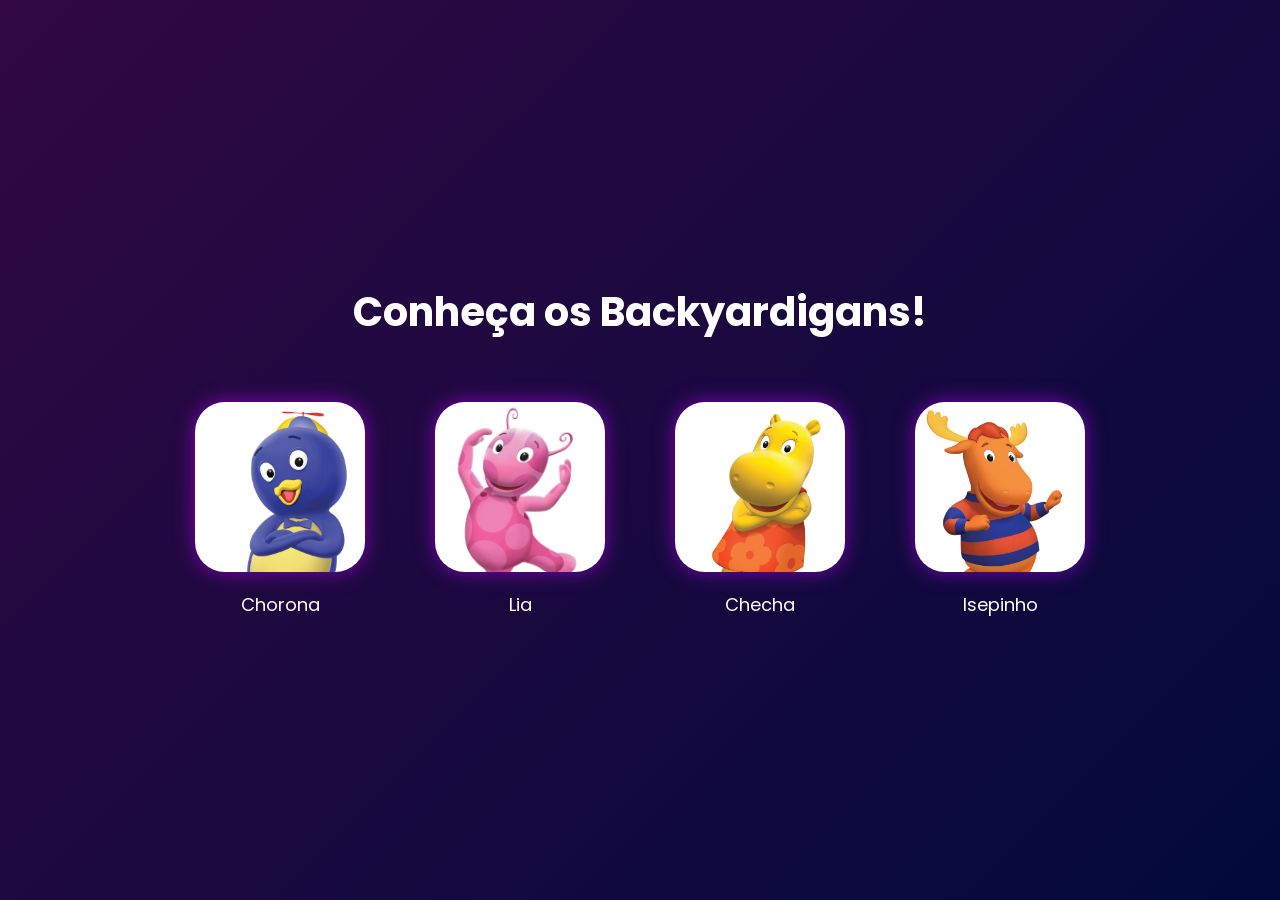
<file: index.html>
<!DOCTYPE html>
<html lang="en">
<head>
    <meta charset="UTF-8">
    <meta name="viewport" content="width=device-width, initial-scale=1.0">
    <title>Document</title>
    <link rel="stylesheet" href="style.css">
</head>
<body>
    <h1>Conheça os Backyardigans!</h1>  
    <section class="cards">
        <div id="rapha">
            <a href="html/rapha.html"><img src="img/pablo.jpg" alt="chorona"></a>
            <p>Chorona</p>
        </div>
        <div id="aline">
            <a href="html/aline.html"><img src="img/uniqua.jpg" alt="lia"></a>
            <p>Lia</p>
        </div>
        <div id="ana">
            <a href="html/ana.html"><img src="img/tasha.jpg" alt="checha"></a>
            <p>Checha</p>
        </div>
        <div id="nicolas">
            <a href="html/nicolas.html"><img src="img/tairone.jpg" alt="isepinho"></a>
            <p>Isepinho</p>
        </div>
    </section>
</body>
</html>
</file>
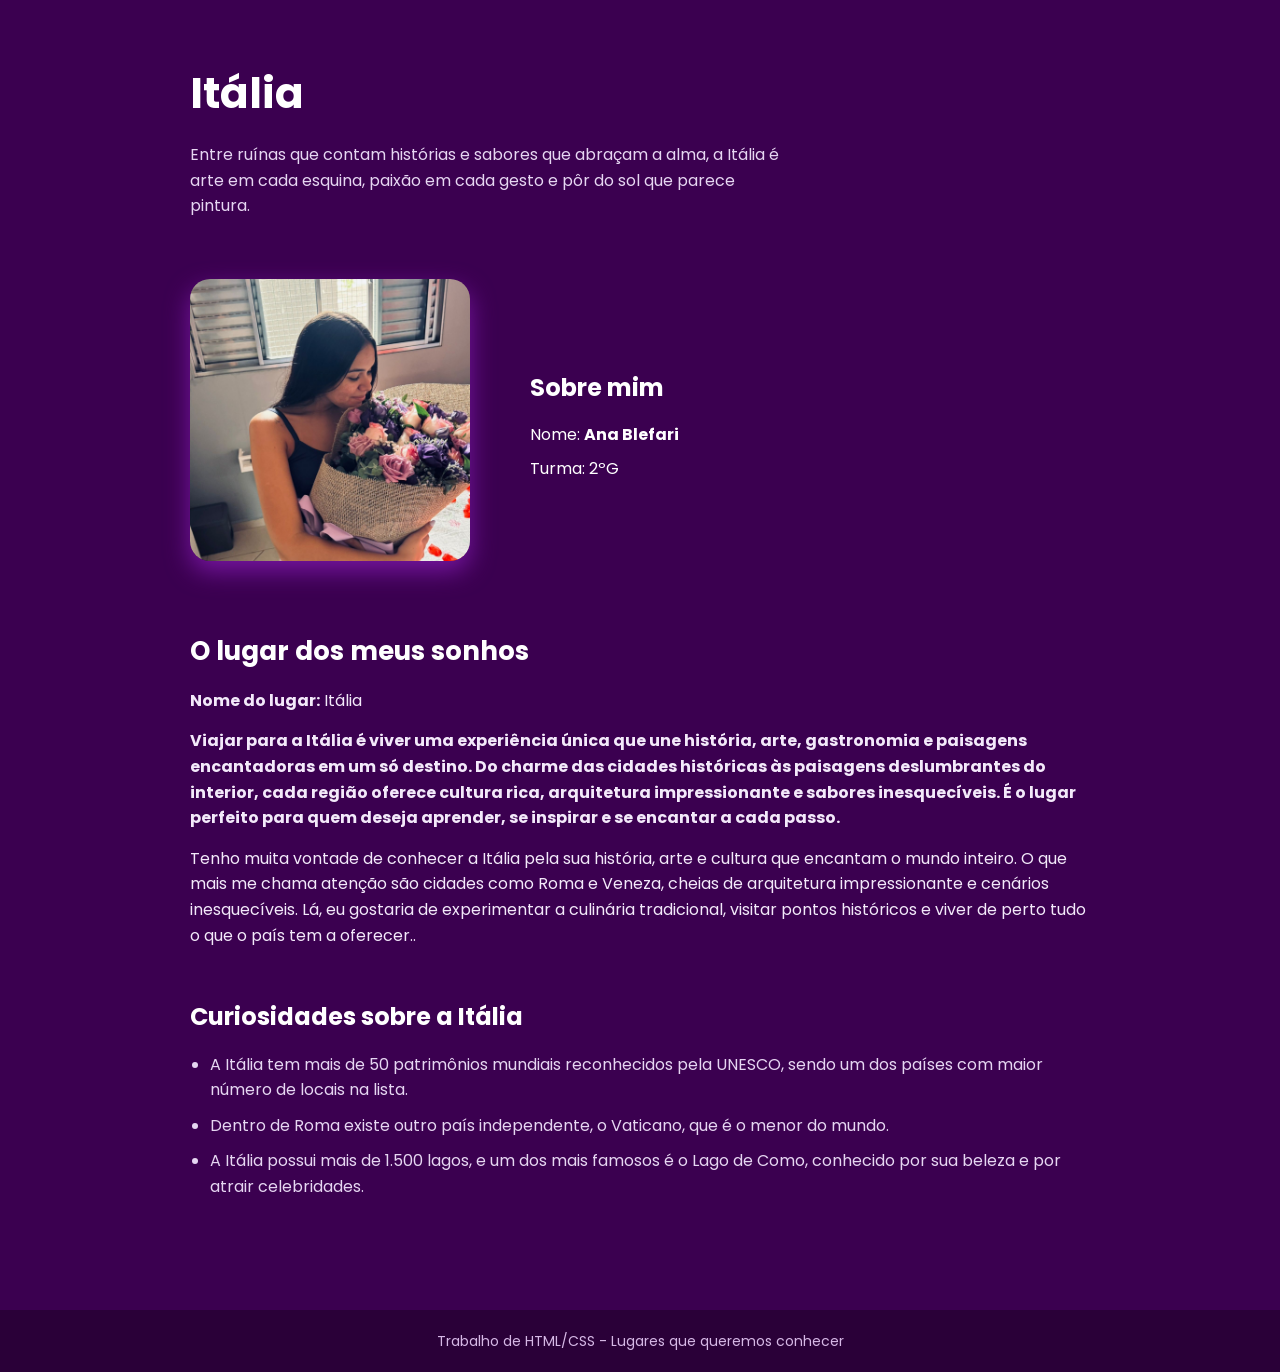
<file: ana.html>
<!DOCTYPE html>
<html lang="pt-BR">

<head>
    <meta charset="UTF-8">
    <title>Lugar que quero conhecer</title>
    <link rel="stylesheet" href="ana.css">
</head>

<body>

    <header>
        <h1>Itália</h1>
        <p>Entre ruínas que contam histórias e sabores que abraçam a alma, a Itália é arte em cada esquina, paixão em
            cada gesto e pôr do sol que parece pintura.</p>
    </header>

    <main>
        <section id="foto">
            <img src="img/euuu.jpeg" alt="foto minha">
        </section>

        <section id="aluno">
            <h2>Sobre mim</h2>
            <p>Nome: <strong>Ana Blefari</strong></p>
            <p>Turma: 2ºG</p>
        </section>

        <section id="lugar">
            <h2>O lugar dos meus sonhos</h2>
            <p><strong>Nome do lugar:</strong> Itália</p>
            <p><strong>Viajar para a Itália é viver uma experiência única que une história, arte, gastronomia e
                    paisagens encantadoras em um só destino. Do charme das cidades históricas às paisagens deslumbrantes
                    do interior, cada região oferece cultura rica, arquitetura impressionante e sabores inesquecíveis. É
                    o lugar perfeito para quem deseja aprender, se inspirar e se encantar a cada passo.</strong></p>
            <p>
                Tenho muita vontade de conhecer a Itália pela sua história, arte e cultura que encantam o mundo inteiro.
                O que mais me chama atenção são cidades como Roma e Veneza, cheias de arquitetura impressionante e
                cenários inesquecíveis. Lá, eu gostaria de experimentar a culinária tradicional, visitar pontos
                históricos e viver de perto tudo o que o país tem a oferecer..
            </p>
        </section>
        <section id="curiosidades">
            <h2>Curiosidades sobre a Itália</h2>
            <ul>
                <li>A Itália tem mais de 50 patrimônios mundiais reconhecidos pela UNESCO, sendo um dos países com maior
                    número de locais na lista.</li>
                <li>Dentro de Roma existe outro país independente, o Vaticano, que é o menor do mundo.</li>
                <li>A Itália possui mais de 1.500 lagos, e um dos mais famosos é o Lago de Como, conhecido por sua
                    beleza e por atrair celebridades.</li>
            </ul>
        </section>
    </main>

    <footer>
        <p>Trabalho de HTML/CSS - Lugares que queremos conhecer</p>
    </footer>

</body>

</html>
</file>
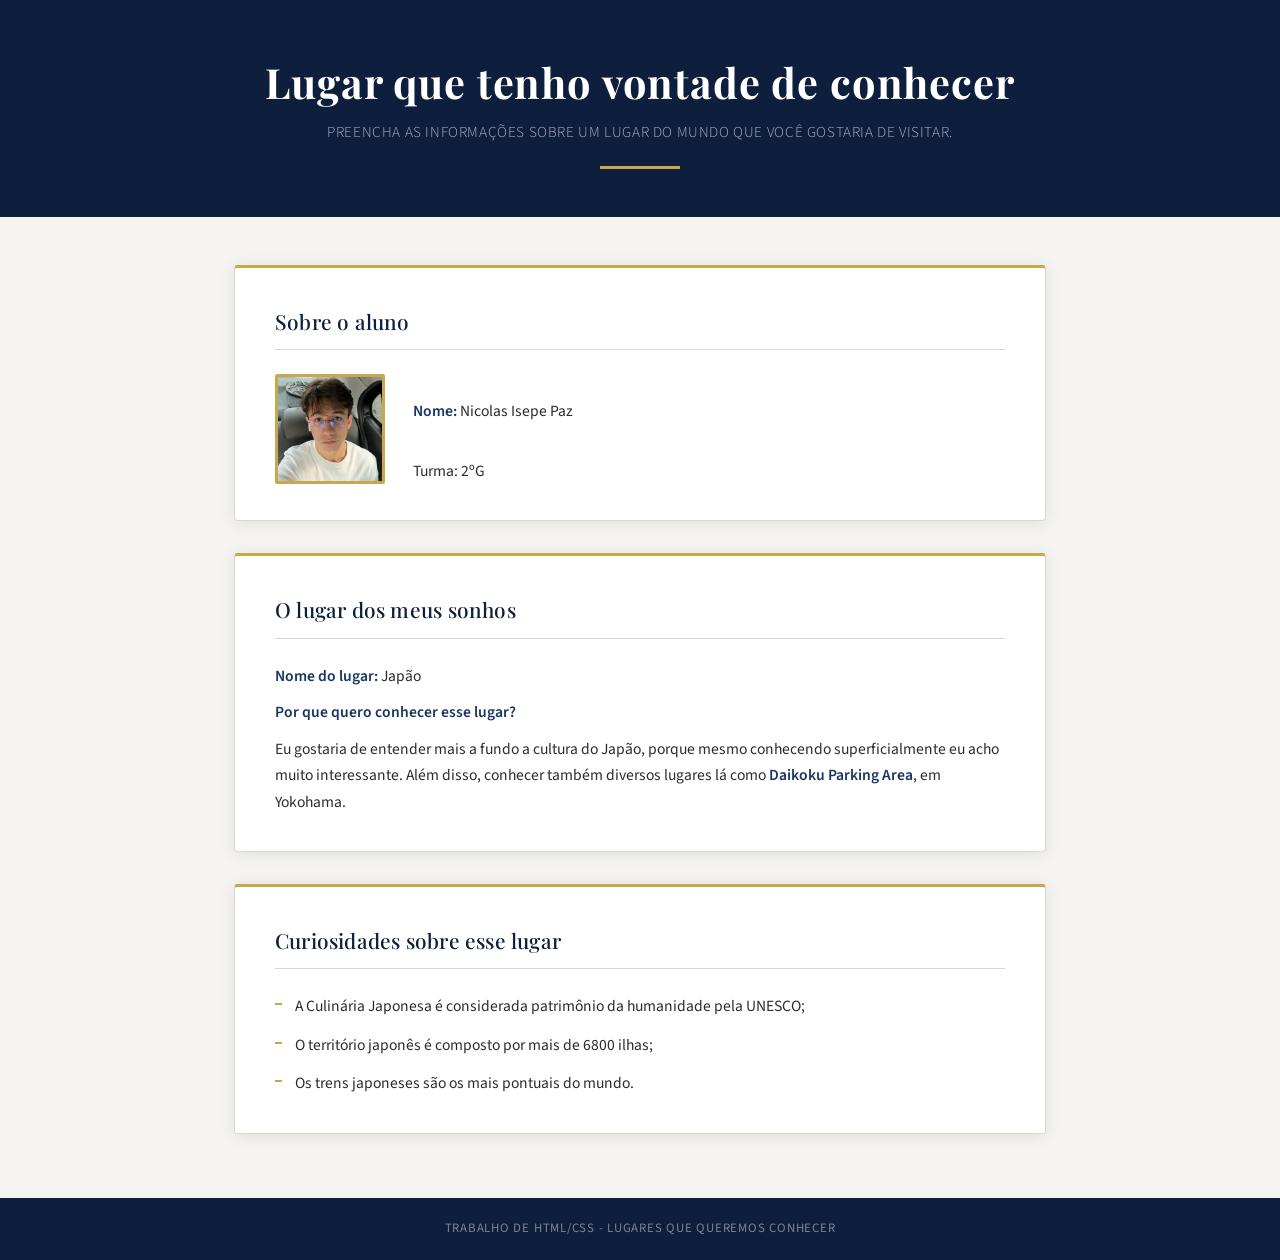
<file: nicolas.html>
<!DOCTYPE html>
<html lang="pt-BR">
<head>
    <meta charset="UTF-8">
    <title>Lugar que quero conhecer</title>
    <link rel="stylesheet" href="css/nicolas.css">
</head>
<body>

<header>
    <h1>Lugar que tenho vontade de conhecer</h1>
    <p>Preencha as informações sobre um lugar do mundo que você gostaria de visitar.</p>
</header>

<main>
    <section id="aluno">
        <h2>Sobre o aluno</h2>
        <img src="img/nicolas.jpg" alt="Imagem do Nicolas Isepe">
        <p><strong>Nome:</strong> Nicolas Isepe Paz</p>
        <p>Turma: 2ºG</p>
    </section>

    <section id="lugar">
        <h2>O lugar dos meus sonhos</h2>
        <p><strong>Nome do lugar:</strong> Japão</p>
        <p><strong>Por que quero conhecer esse lugar?</strong></p>
        <p>
            Eu gostaria de entender mais a fundo a cultura do Japão, porque mesmo conhecendo superficialmente eu acho muito interessante. Além disso, conhecer também diversos lugares lá como <strong>Daikoku Parking Area</strong>, em Yokohama.
        </p>
    </section>
    <section id="curiosidades">
        <h2>Curiosidades sobre esse lugar</h2>
        <ul>
            <li>A Culinária Japonesa é considerada patrimônio da humanidade pela UNESCO;</li>
            <li>O território japonês é composto por mais de 6800 ilhas;</li>
            <li>Os trens japoneses são os mais pontuais do mundo.</li>
        </ul>
    </section>
</main>

<footer>
    <p>Trabalho de HTML/CSS - Lugares que queremos conhecer</p>
</footer>

</body>
</html>
</file>
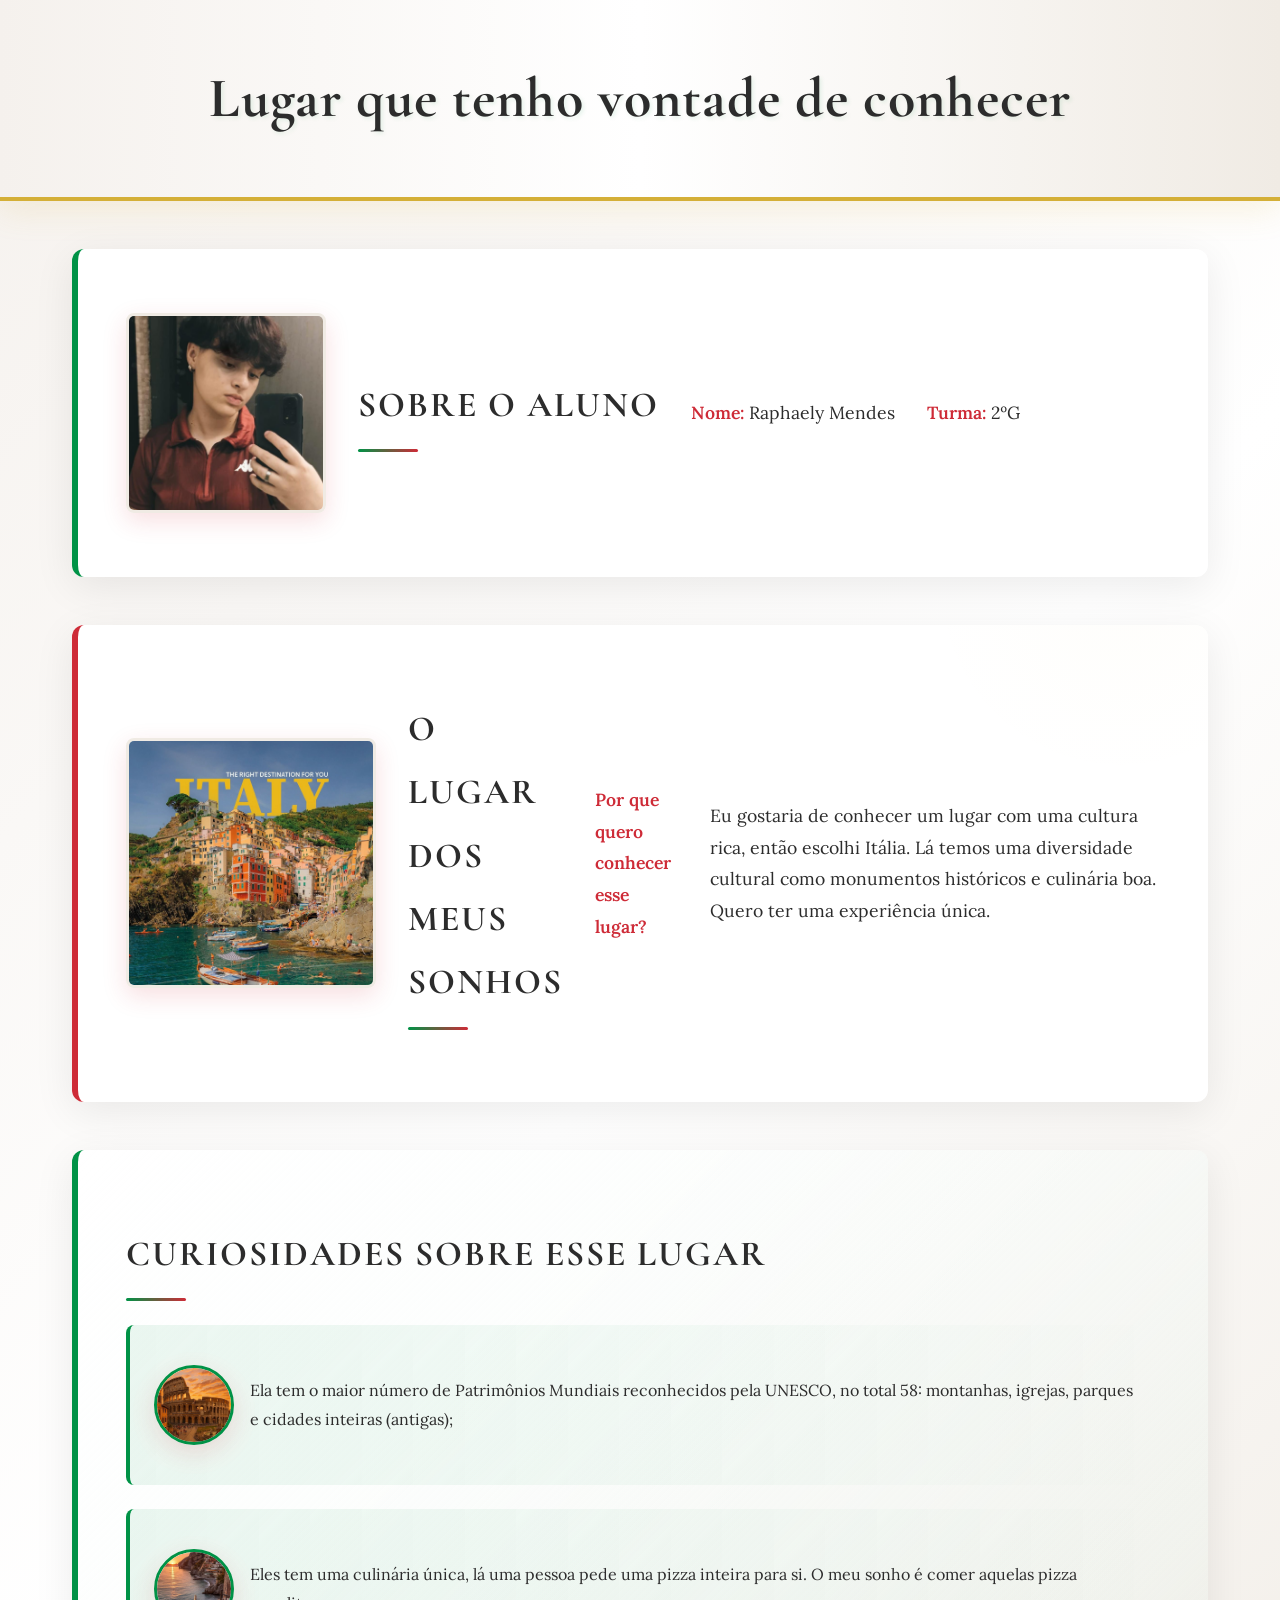
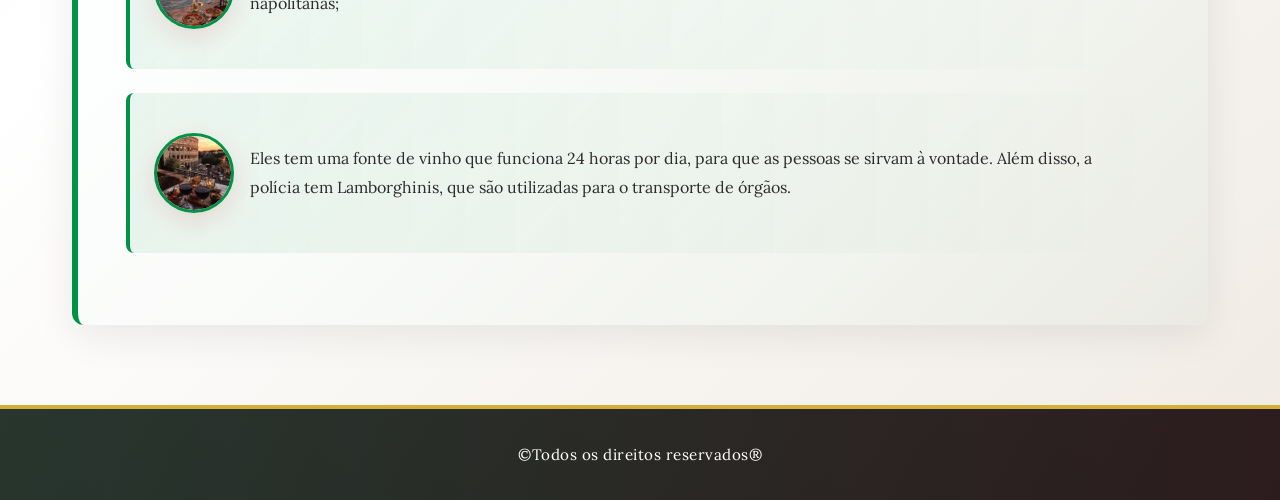
<file: rapha.html>
<!DOCTYPE html>
<html lang="pt-BR">
<head>
    <meta charset="UTF-8">
    <title>Lugar que quero conhecer</title>
    <link rel="stylesheet" href="css/rapha.css">
</head>
<body>

<header>
    <h1>Lugar que tenho vontade de conhecer</h1>
</header>

<main>
    <section id="aluno">
        <img src="./img/eu-cyberpunk.jpeg" alt="eu-cyberpunk">
        <h2>Sobre o aluno</h2>
        <p><strong>Nome: </strong>Raphaely Mendes</p>
        <p><strong>Turma:</strong> 2ºG</p>
    </section>

    <section id="lugar">
        <img src="./img/italy.jpg" alt="italia">
        <h2>O lugar dos meus sonhos</h2>
        <p><strong>Por que quero conhecer esse lugar?</strong></p>
        <p>
            Eu gostaria de conhecer um lugar com uma cultura rica, então escolhi Itália. Lá temos uma diversidade cultural como monumentos históricos e culinária boa. Quero ter uma experiência única.
        </p>
    </section>
    <section id="curiosidades">
        <h2>Curiosidades sobre esse lugar</h2>
        <ul>
            <li><img src="./img/culture.jpg" alt="cultura">Ela tem o maior número de Patrimônios Mundiais reconhecidos pela UNESCO, no total 58: montanhas, igrejas, parques e cidades inteiras (antigas);</li>
            <li><img src="./img/pizza.jpg" alt="pizza">Eles tem uma culinária única, lá uma pessoa pede uma pizza inteira para si. O meu sonho é comer aquelas pizza napolitanas;</li>
            <li><img src="./img/wine.jpg" alt="vinho">Eles tem uma fonte de vinho que funciona 24 horas por dia, para que as pessoas se sirvam à vontade. Além disso, a polícia tem Lamborghinis, que são utilizadas para o transporte de órgãos.</li>
        </ul>
    </section>
</main>

<footer>
    <p>&copy;Todos os direitos reservados&reg;</p>
</footer>

</body>
</html>
</file>
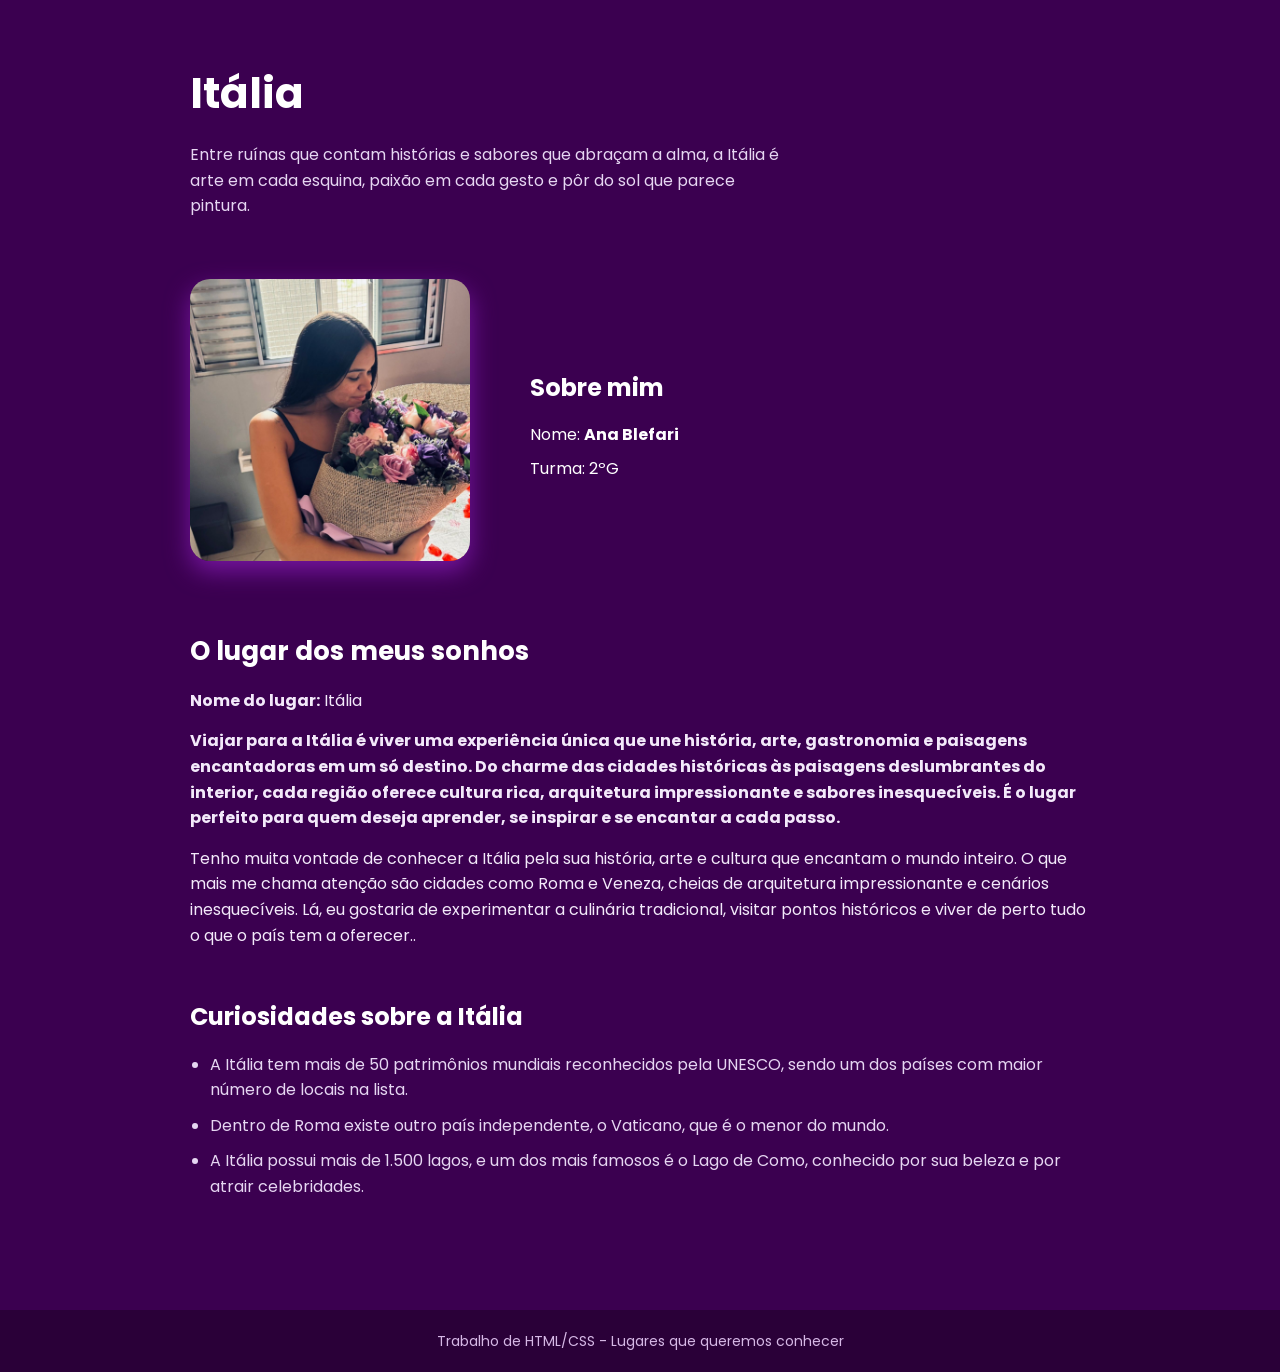
<file: html/ana.html>
<!DOCTYPE html>
<html lang="pt-BR">

<head>
    <meta charset="UTF-8">
    <title>Lugar que quero conhecer</title>
    <link rel="stylesheet" href="../css/ana.css">
</head>

<body>

    <header>
        <h1>Itália</h1>
        <p>Entre ruínas que contam histórias e sabores que abraçam a alma, a Itália é arte em cada esquina, paixão em
            cada gesto e pôr do sol que parece pintura.</p>
    </header>

    <main>
        <section id="foto">
            <img src="../img/euuu.jpeg" alt="foto minha">
        </section>

        <section id="aluno">
            <h2>Sobre mim</h2>
            <p>Nome: <strong>Ana Blefari</strong></p>
            <p>Turma: 2ºG</p>
        </section>

        <section id="lugar">
            <h2>O lugar dos meus sonhos</h2>
            <p><strong>Nome do lugar:</strong> Itália</p>
            <p><strong>Viajar para a Itália é viver uma experiência única que une história, arte, gastronomia e
                    paisagens encantadoras em um só destino. Do charme das cidades históricas às paisagens deslumbrantes
                    do interior, cada região oferece cultura rica, arquitetura impressionante e sabores inesquecíveis. É
                    o lugar perfeito para quem deseja aprender, se inspirar e se encantar a cada passo.</strong></p>
            <p>
                Tenho muita vontade de conhecer a Itália pela sua história, arte e cultura que encantam o mundo inteiro.
                O que mais me chama atenção são cidades como Roma e Veneza, cheias de arquitetura impressionante e
                cenários inesquecíveis. Lá, eu gostaria de experimentar a culinária tradicional, visitar pontos
                históricos e viver de perto tudo o que o país tem a oferecer..
            </p>
        </section>
        <section id="curiosidades">
            <h2>Curiosidades sobre a Itália</h2>
            <ul>
                <li>A Itália tem mais de 50 patrimônios mundiais reconhecidos pela UNESCO, sendo um dos países com maior
                    número de locais na lista.</li>
                <li>Dentro de Roma existe outro país independente, o Vaticano, que é o menor do mundo.</li>
                <li>A Itália possui mais de 1.500 lagos, e um dos mais famosos é o Lago de Como, conhecido por sua
                    beleza e por atrair celebridades.</li>
            </ul>
        </section>
    </main>

    <footer>
        <p>Trabalho de HTML/CSS - Lugares que queremos conhecer</p>
    </footer>

</body>

</html>
</file>
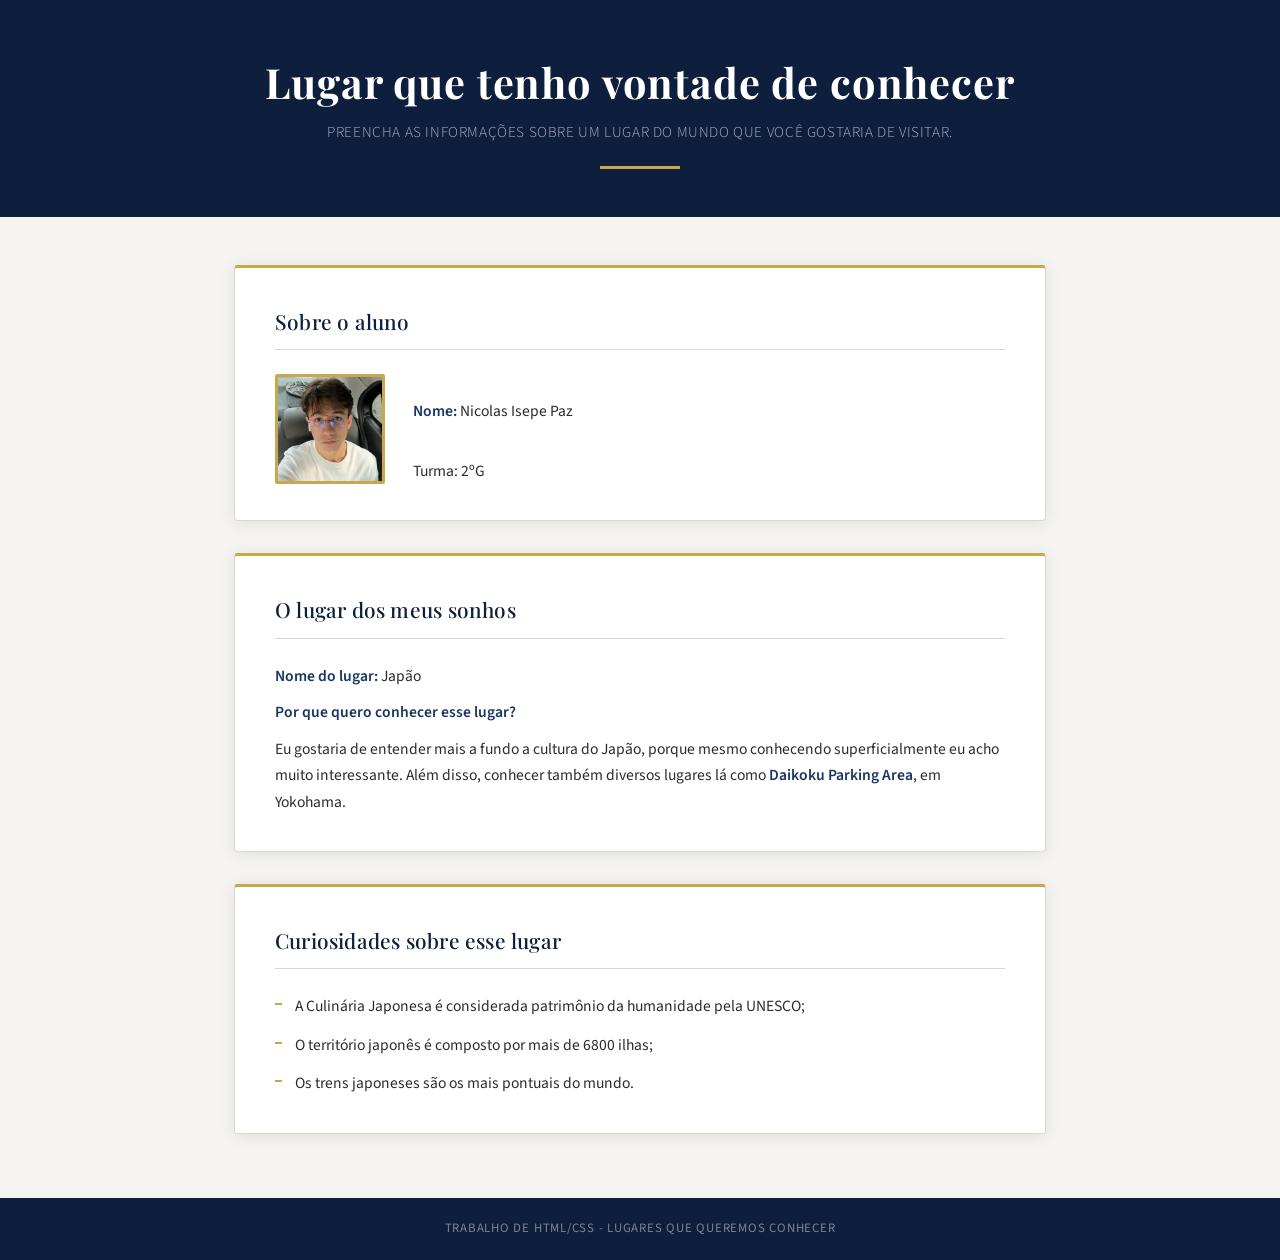
<file: html/nicolas.html>
<!DOCTYPE html>
<html lang="pt-BR">
<head>
    <meta charset="UTF-8">
    <title>Lugar que quero conhecer</title>
    <link rel="stylesheet" href="../css/nicolas.css">
</head>
<body>

<header>
    <h1>Lugar que tenho vontade de conhecer</h1>
    <p>Preencha as informações sobre um lugar do mundo que você gostaria de visitar.</p>
</header>

<main>
    <section id="aluno">
        <h2>Sobre o aluno</h2>
        <img src="../img/nicolas.jpg" alt="Imagem do Nicolas Isepe">
        <p><strong>Nome:</strong> Nicolas Isepe Paz</p>
        <p>Turma: 2ºG</p>
    </section>

    <section id="lugar">
        <h2>O lugar dos meus sonhos</h2>
        <p><strong>Nome do lugar:</strong> Japão</p>
        <p><strong>Por que quero conhecer esse lugar?</strong></p>
        <p>
            Eu gostaria de entender mais a fundo a cultura do Japão, porque mesmo conhecendo superficialmente eu acho muito interessante. Além disso, conhecer também diversos lugares lá como <strong>Daikoku Parking Area</strong>, em Yokohama.
        </p>
    </section>
    <section id="curiosidades">
        <h2>Curiosidades sobre esse lugar</h2>
        <ul>
            <li>A Culinária Japonesa é considerada patrimônio da humanidade pela UNESCO;</li>
            <li>O território japonês é composto por mais de 6800 ilhas;</li>
            <li>Os trens japoneses são os mais pontuais do mundo.</li>
        </ul>
    </section>
</main>

<footer>
    <p>Trabalho de HTML/CSS - Lugares que queremos conhecer</p>
</footer>

</body>
</html>
</file>
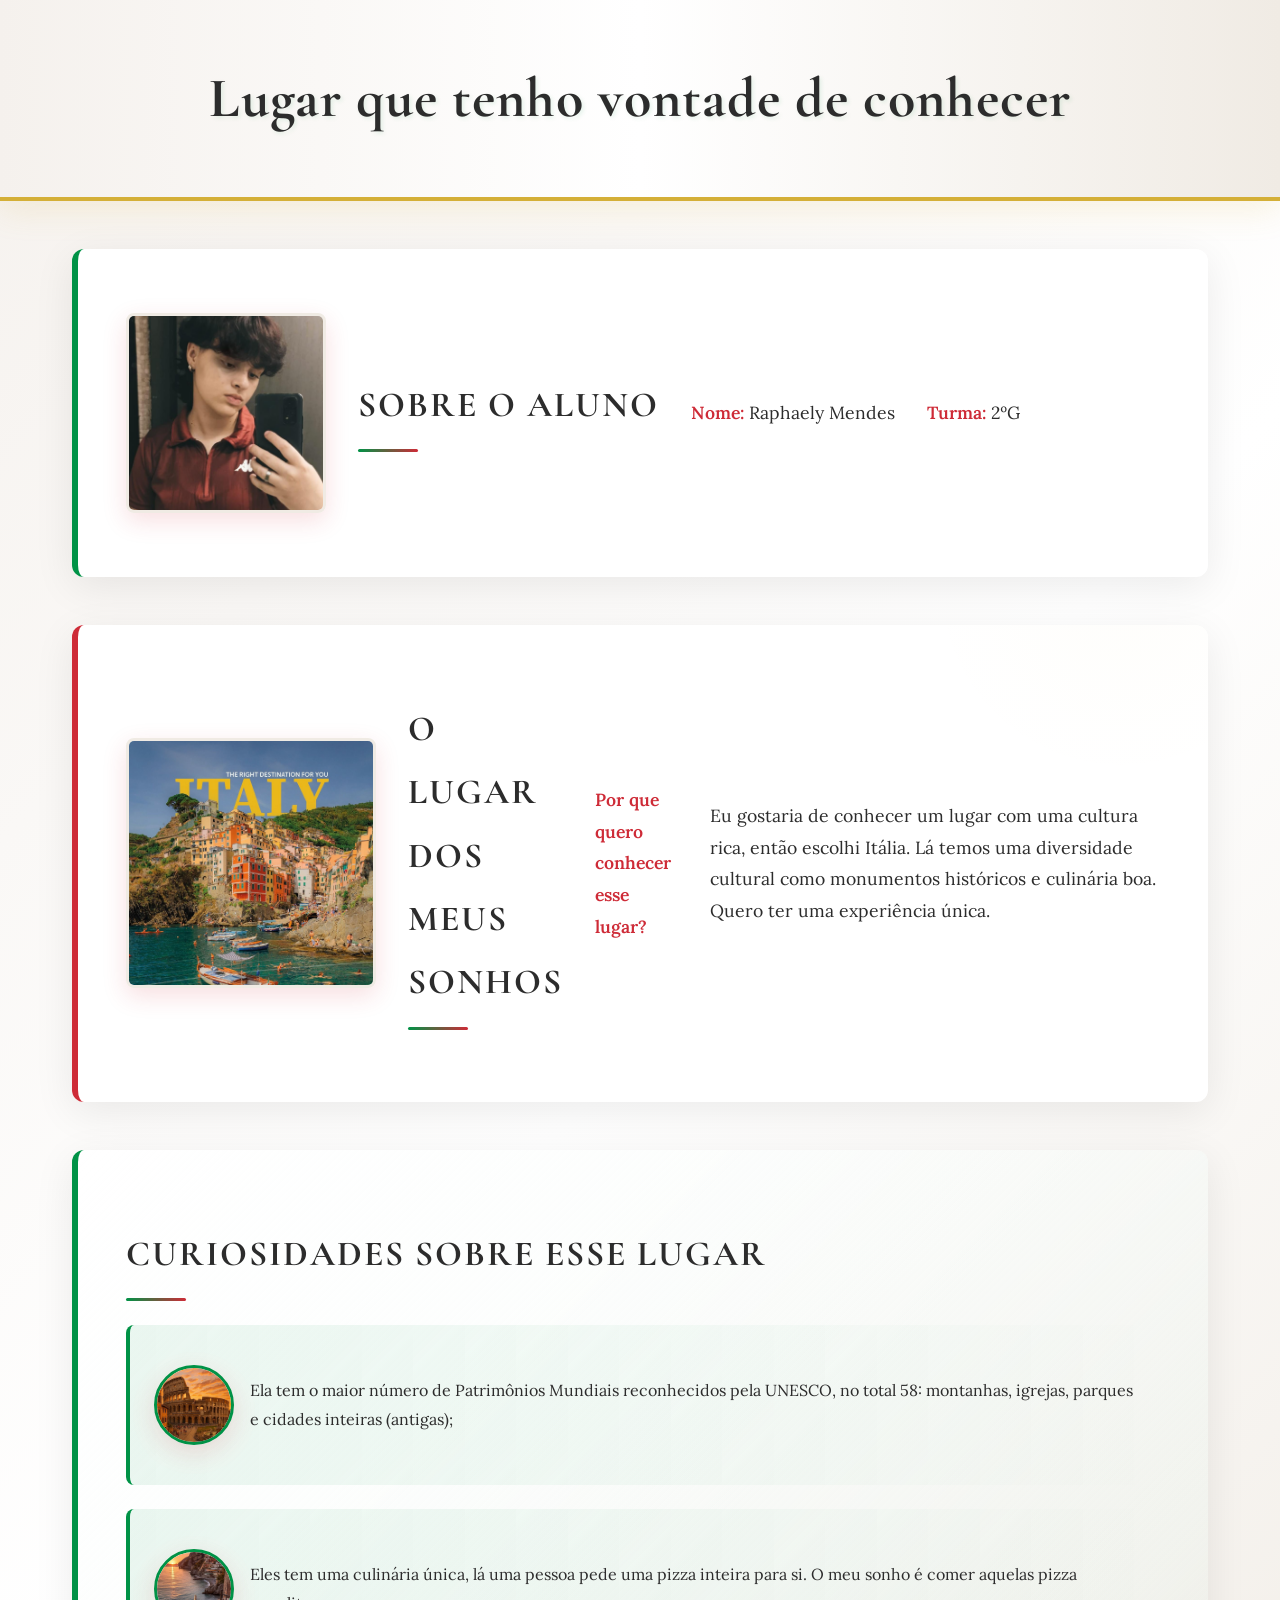
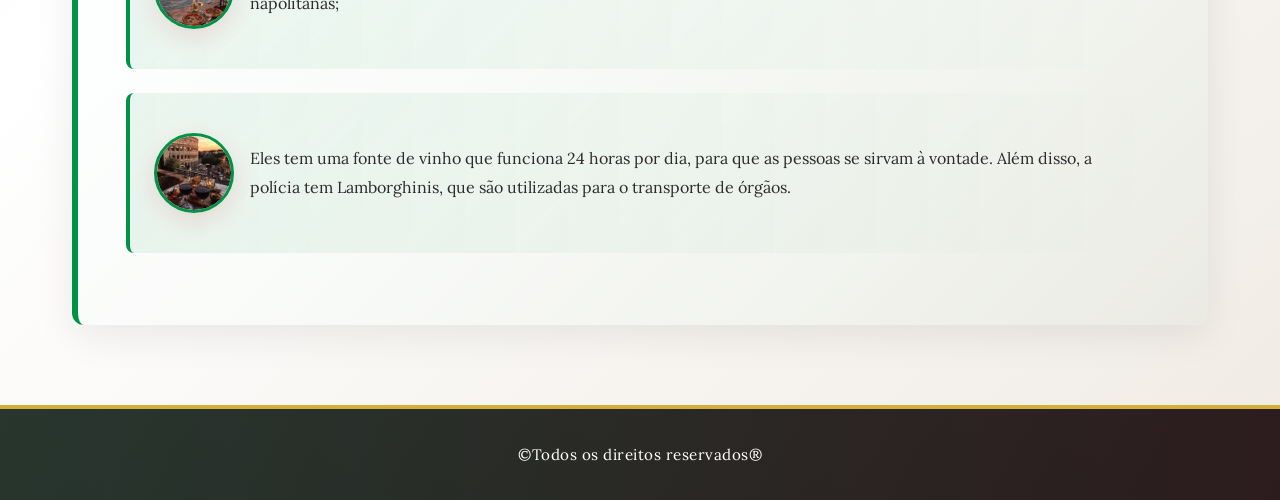
<file: html/rapha.html>
<!DOCTYPE html>
<html lang="pt-BR">
<head>
    <meta charset="UTF-8">
    <title>Lugar que quero conhecer</title>
    <link rel="stylesheet" href="../css/rapha.css">
</head>
<body>

<header>
    <h1>Lugar que tenho vontade de conhecer</h1>
</header>

<main>
    <section id="aluno">
        <img src="../img/eu-cyberpunk.jpeg" alt="eu-cyberpunk">
        <h2>Sobre o aluno</h2>
        <p><strong>Nome: </strong>Raphaely Mendes</p>
        <p><strong>Turma:</strong> 2ºG</p>
    </section>

    <section id="lugar">
        <img src="../img/italy.jpg" alt="italia">
        <h2>O lugar dos meus sonhos</h2>
        <p><strong>Por que quero conhecer esse lugar?</strong></p>
        <p>
            Eu gostaria de conhecer um lugar com uma cultura rica, então escolhi Itália. Lá temos uma diversidade cultural como monumentos históricos e culinária boa. Quero ter uma experiência única.
        </p>
    </section>
    <section id="curiosidades">
        <h2>Curiosidades sobre esse lugar</h2>
        <ul>
            <li><img src="../img/culture.jpg" alt="cultura">Ela tem o maior número de Patrimônios Mundiais reconhecidos pela UNESCO, no total 58: montanhas, igrejas, parques e cidades inteiras (antigas);</li>
            <li><img src="../img/pizza.jpg" alt="pizza">Eles tem uma culinária única, lá uma pessoa pede uma pizza inteira para si. O meu sonho é comer aquelas pizza napolitanas;</li>
            <li><img src="../img/wine.jpg" alt="vinho">Eles tem uma fonte de vinho que funciona 24 horas por dia, para que as pessoas se sirvam à vontade. Além disso, a polícia tem Lamborghinis, que são utilizadas para o transporte de órgãos.</li>
        </ul>
    </section>
</main>

<footer>
    <p>&copy;Todos os direitos reservados&reg;</p>
</footer>

</body>
</html>
</file>
<file: style.css>
@import url('https://fonts.googleapis.com/css2?family=Poppins:ital,wght@0,100;0,200;0,300;0,400;0,500;0,600;0,700;0,800;0,900;1,100;1,200;1,300;1,400;1,500;1,600;1,700;1,800;1,900&display=swap');

* {
    margin: 0;
    padding: 0;
    box-sizing: border-box;
    font-family: 'Poppins', sans-serif;
}

body {
    background: linear-gradient(135deg, #310843, #020A3B);
    color: white;
    height: 100vh;
    display: flex;
    flex-direction: column;
    align-items: center;
    justify-content: center;
}

h1{
    margin-bottom: 60px;
    font-size: 40px;
    color: white;
}

.cards{
    display: flex;
    gap: 70px;
}

.cards div{
    display: flex;
    flex-direction: column;
    align-items: center;
    cursor: pointer;
}

.cards img{
    width: 170px;
    height: 170px;
    object-fit: cover;
    border-radius: 30px;

    box-shadow: 0 0 20px rgba(190, 0, 255, 0.6);
    transition: 0.3s;
}

.cards p{
    margin-top: 12px;
    font-size: 18px;
    color: white;
}

.cards img:hover{
    transform: scale(1.08);
    box-shadow: 0 0 35px rgba(190, 0, 255, 0.9);
}
</file>
<file: ana.css>
@import url('https://fonts.googleapis.com/css2?family=Poppins:ital,wght@0,100;0,200;0,300;0,400;0,500;0,600;0,700;0,800;0,900;1,100;1,200;1,300;1,400;1,500;1,600;1,700;1,800;1,900&display=swap');

* {
    margin: 0;
    padding: 0;
    box-sizing: border-box;
}

body {
    background-color: #3b0050;
    /* roxo escuro */
    font-family: 'Poppins';
    color: #ffffff;
    line-height: 1.6;
}

main {
    width: 80%;
    max-width: 900px;
    margin: 0 auto;
    padding: 40px 0;
}

header {
    width: 80%;
    max-width: 900px;
    margin: 60px auto 30px auto;
}

header h1 {
    font-size: 42px;
    margin-bottom: 15px;
}

header p {
    font-size: 16px;
    max-width: 600px;
    color: #e6d6f2;
}

#foto {
    margin-top: -10px;
    margin-bottom: 30px;
}

#foto img {
    width: 280px;
    border-radius: 20px;
    box-shadow: 0 10px 25px #76159F;
    transition: all 0.4s ease;
    cursor: pointer;
}

#foto img:hover {
    transform: scale(1.05); /* aumenta levemente */
    box-shadow: 0 15px 35px rgba(0, 0, 0, 0.6);
}

#aluno {
    margin-left: 340px;
    margin-top: -230px;
}

#aluno h2 {
    font-size: 24px;
    margin-bottom: 15px;
}

#aluno p {
    margin-bottom: 8px;
}

#lugar {
    margin-top: 150px;
}

#lugar h2 {
    font-size: 26px;
    margin-bottom: 15px;
}

#lugar p {
    margin-bottom: 15px;
    color: #f3e9fa;
}

#curiosidades {
    margin-top: 50px;
}

#curiosidades h2 {
    font-size: 24px;
    margin-bottom: 15px;
}

#curiosidades ul {
    padding-left: 20px;
}

#curiosidades li {
    margin-bottom: 10px;
    color: #e6d6f2;
}


footer {
    text-align: center;
    padding: 20px;
    margin-top: 60px;
    background-color: #2a0038;
    font-size: 14px;
    color: #d6b8e6;
}
</file>
<file: css/nicolas.css>
@import url('https://fonts.googleapis.com/css2?family=Playfair+Display:wght@500;700&family=Source+Sans+3:wght@300;400;600&display=swap');

/* ── Variáveis ── */
:root {
    --navy: #0d1f3c;
    --navy-mid: #1a3560;
    --gold: #c9a84c;
    --gold-light: #e8cc85;
    --bg: #f5f4f0;
    --white: #ffffff;
    --text: #2c2c2c;
    --text-muted: #6b6b6b;
    --border: #ddd8cc;
    --radius: 4px;
    --shadow: 0 2px 16px rgba(13, 31, 60, .10);
}

/* ── Reset & Base ── */
*,
*::before,
*::after {
    box-sizing: border-box;
    margin: 0;
    padding: 0;
}

html {
    scroll-behavior: smooth;
}

body {
    font-family: 'Source Sans 3', sans-serif;
    font-weight: 400;
    font-size: 1rem;
    line-height: 1.7;
    color: var(--text);
    background: var(--bg);
}

/* ── Header ── */
header {
    background: var(--navy);
    color: var(--white);
    padding: 56px 40px 48px;
    text-align: center;
    position: relative;
    overflow: hidden;
}

header::after {
    content: '';
    display: block;
    width: 80px;
    height: 3px;
    background: var(--gold);
    margin: 20px auto 0;
}

header h1 {
    font-family: 'Playfair Display', serif;
    font-weight: 700;
    font-size: clamp(1.6rem, 4vw, 2.6rem);
    letter-spacing: .02em;
    line-height: 1.25;
    color: var(--white);
}

header p {
    margin-top: 12px;
    font-size: .95rem;
    font-weight: 300;
    color: rgba(255, 255, 255, .65);
    letter-spacing: .04em;
    text-transform: uppercase;
}

/* ── Main layout ── */
main {
    max-width: 860px;
    margin: 0 auto;
    padding: 48px 24px 64px;
    display: flex;
    flex-direction: column;
    gap: 32px;
}

/* ── Sections ── */
section {
    background: var(--white);
    border: 1px solid var(--border);
    border-top: 3px solid var(--gold);
    border-radius: var(--radius);
    padding: 36px 40px;
    box-shadow: var(--shadow);
    animation: fadeUp .5s ease both;
}

section:nth-child(2) {
    animation-delay: .1s;
}

section:nth-child(3) {
    animation-delay: .2s;
}

@keyframes fadeUp {
    from {
        opacity: 0;
        transform: translateY(18px);
    }

    to {
        opacity: 1;
        transform: translateY(0);
    }
}

section h2 {
    font-family: 'Playfair Display', serif;
    font-size: 1.3rem;
    font-weight: 500;
    color: var(--navy);
    padding-bottom: 10px;
    margin-bottom: 24px;
    border-bottom: 1px solid var(--border);
    letter-spacing: .01em;
}

section p {
    font-size: .975rem;
    color: var(--text);
    margin-bottom: 10px;
}

section p:last-child {
    margin-bottom: 0;
}

section strong {
    font-weight: 600;
    color: var(--navy-mid);
}

/* ── Aluno: foto ── */
#aluno {
    display: grid;
    grid-template-columns: 110px 1fr;
    grid-template-rows: auto 1fr;
    column-gap: 28px;
    align-items: start;
}

#aluno h2 {
    grid-column: 1 / -1;
}

#aluno img {
    grid-row: 2 / 4;
    width: 110px;
    height: 110px;
    object-fit: cover;
    border-radius: 2px;
    border: 3px solid var(--gold);
    display: block;
}

#aluno p {
    align-self: center;
}

/* ── Lista de curiosidades ── */
#curiosidades ul {
    list-style: none;
    padding: 0;
    display: flex;
    flex-direction: column;
    gap: 12px;
}

#curiosidades ul li {
    font-size: .975rem;
    padding-left: 20px;
    position: relative;
    color: var(--text);
}

#curiosidades ul li::before {
    content: '';
    position: absolute;
    left: 0;
    top: 10px;
    width: 7px;
    height: 2px;
    background: var(--gold);
}

/* ── Footer ── */
footer {
    background: var(--navy);
    color: rgba(255, 255, 255, .45);
    text-align: center;
    padding: 20px 24px;
    font-size: .8rem;
    letter-spacing: .06em;
    text-transform: uppercase;
}

/* ── Responsivo ── */
@media (max-width: 560px) {
    header {
        padding: 40px 20px 36px;
    }

    section {
        padding: 28px 22px;
    }

    #aluno {
        grid-template-columns: 1fr;
    }

    #aluno img {
        grid-row: auto;
        margin-bottom: 16px;
    }
}
</file>
<file: css/rapha.css>
@import url('https://fonts.googleapis.com/css2?family=Cormorant+Garamond:wght@400;600;700&family=Lora:wght@400;500;600&display=swap');

:root {
    --primary-beige: #f5f1ed;
    --accent-white: #ffffff;
    --italian-green: #009246;
    --italian-red: #ce2b37;
    --italian-light: #f0ebe4;
    --dark-text: #2c2c2c;
    --gold-accent: #d4af37;
}

* {
    margin: 0;
    padding: 0;
    box-sizing: border-box;
}

html {
    scroll-behavior: smooth;
}

body {
    font-family: 'Lora', serif;
    background: linear-gradient(135deg, var(--primary-beige) 0%, var(--accent-white) 50%, var(--italian-light) 100%);
    color: var(--dark-text);
    line-height: 1.8;
    overflow-x: hidden;
    min-height: 100vh;
}

/* ===== HEADER ===== */
header {
    background: linear-gradient(90deg, var(--primary-beige) 0%, var(--accent-white) 50%, var(--italian-light) 100%);
    padding: 3rem 2rem;
    text-align: center;
    position: relative;
    border-bottom: 4px solid var(--gold-accent);
    box-shadow: 0 8px 32px rgba(212, 175, 55, 0.15);
    animation: slideDown 0.8s ease-out;
}

@keyframes slideDown {
    from {
        opacity: 0;
        transform: translateY(-30px);
    }
    to {
        opacity: 1;
        transform: translateY(0);
    }
}

header h1 {
    font-family: 'Cormorant Garamond', serif;
    font-size: 3.5rem;
    font-weight: 700;
    color: var(--dark-text);
    text-shadow: 2px 2px 4px rgba(0, 146, 70, 0.1);
    letter-spacing: 1px;
    position: relative;
    z-index: 2;
}

header::before {
    content: '';
    position: absolute;
    top: 0;
    left: 0;
    right: 0;
    bottom: 0;
    background: url("data:image/svg+xml,%3Csvg width='60' height='60' viewBox='0 0 60 60' xmlns='http://www.w3.org/2000/svg'%3E%3Cg fill='none' fill-rule='evenodd'%3E%3Cg fill='%23ffffff' fill-opacity='0.1'%3E%3Cpath d='M36 34v-4h-2v4h-4v2h4v4h2v-4h4v-2h-4zm0-30V0h-2v4h-4v2h4v4h2V6h4V4h-4zM6 34v-4H4v4H0v2h4v4h2v-4h4v-2H6zM6 4V0H4v4H0v2h4v4h2V6h4V4H6z'/%3E%3C/g%3E%3C/g%3E%3C/svg%3E");
    opacity: 0.3;
    z-index: 1;
}

main {
    max-width: 1200px;
    margin: 3rem auto;
    padding: 0 2rem;
}

section {
    background: var(--accent-white);
    border-radius: 12px;
    padding: 3rem;
    margin-bottom: 3rem;
    box-shadow: 0 10px 40px rgba(0, 0, 0, 0.08);
    border-left: 6px solid transparent;
    animation: fadeInUp 0.8s ease-out forwards;
    opacity: 0;
}

@keyframes fadeInUp {
    from {
        opacity: 0;
        transform: translateY(30px);
    }
    to {
        opacity: 1;
        transform: translateY(0);
    }
}

#aluno {
    animation-delay: 0.1s;
    border-left-color: var(--italian-green);
    display: flex;
    align-items: center;
    gap: 2rem;
}

#aluno img {
    width: 200px;
    height: 200px;
    object-fit: cover;
    flex-shrink: 0;
}

#aluno > div {
    flex: 1;
}

#lugar {
    animation-delay: 0.3s;
    border-left-color: var(--italian-red);
    position: relative;
    overflow: hidden;
    display: flex;
    align-items: center;
    gap: 2rem;
}

#lugar img {
    width: 250px;
    height: 250px;
    object-fit: cover;
    flex-shrink: 0;
}

.lugar-content {
    flex: 1;
    display: flex;
    flex-direction: column;
    justify-content: space-between;
    align-items: center;
}

.lugar-top {
    margin-bottom: 2rem;
}

.lugar-top h2 {
    margin-bottom: 0.5rem;
}

.lugar-top p {
    margin: 0;
}

.lugar-bottom p {
    margin: 1rem 0;
}

#lugar::before {
    content: '';
    position: absolute;
    top: -50%;
    right: -10%;
    width: 400px;
    height: 400px;
    background: radial-gradient(circle, var(--gold-accent) 0%, transparent 70%);
    opacity: 0.02;
    border-radius: 50%;
    z-index: 0;
}

#lugar > * {
    position: relative;
    z-index: 1;
}

#curiosidades {
    animation-delay: 0.5s;
    border-left-color: var(--italian-green);
    background: linear-gradient(135deg, var(--accent-white) 0%, rgba(0, 146, 70, 0.03) 100%);
}

section h2 {
    font-family: 'Cormorant Garamond', serif;
    font-size: 2.2rem;
    color: var(--dark-text);
    margin: 1.5rem 0 1.5rem 0;
    position: relative;
    padding-bottom: 1rem;
    text-transform: uppercase;
    letter-spacing: 2px;
}

section h2::after {
    content: '';
    position: absolute;
    bottom: 0;
    left: 0;
    width: 60px;
    height: 3px;
    background: linear-gradient(90deg, var(--italian-green), var(--italian-red));
    border-radius: 2px;
}

section p {
    margin: 1rem 0;
    font-size: 1.1rem;
    color: var(--dark-text);
}

section strong {
    color: var(--italian-red);
    font-weight: 600;
}

img {
    max-width: 100%;
    height: auto;
    border-radius: 8px;
    margin: 1rem 0;
    transition: all 0.4s cubic-bezier(0.175, 0.885, 0.32, 1.275);
    box-shadow: 0 8px 24px rgba(206, 43, 55, 0.15);
}

section img:hover {
    transform: translateY(-8px) scale(1.02);
    box-shadow: 0 16px 40px rgba(206, 43, 55, 0.25);
}

#aluno img, #lugar img {
    border: 3px solid var(--italian-light);
}

#curiosidades img {
    width: 80px;
    height: 80px;
    object-fit: cover;
    border-radius: 50%;
    display: inline-block;
    margin-right: 1rem;
    border: 3px solid var(--italian-green);
    vertical-align: middle;
    flex-shrink: 0;
}


ul {
    list-style: none;
    padding: 0;
}

li {
    display: flex;
    align-items: center;
    padding: 1.5rem;
    margin: 1.5rem 0;
    background: linear-gradient(90deg, rgba(0, 146, 70, 0.08) 0%, transparent 100%);
    border-radius: 8px;
    border-left: 4px solid var(--italian-green);
    transition: all 0.3s ease;
    animation: slideInLeft 0.6s ease-out forwards;
    opacity: 0;
}

@keyframes slideInLeft {
    from {
        opacity: 0;
        transform: translateX(-30px);
    }
    to {
        opacity: 1;
        transform: translateX(0);
    }
}

#curiosidades li:nth-child(1) {
    animation-delay: 0.6s;
}

#curiosidades li:nth-child(2) {
    animation-delay: 0.75s;
}

#curiosidades li:nth-child(3) {
    animation-delay: 0.9s;
}

li:hover {
    background: linear-gradient(90deg, rgba(206, 43, 55, 0.12) 0%, transparent 100%);
    border-left-color: var(--italian-red);
    transform: translateX(10px);
    box-shadow: 0 4px 16px rgba(206, 43, 55, 0.1);
}


footer {
    background: linear-gradient(135deg, var(--dark-text) 0%, #1a1a1a 100%);
    color: var(--accent-white);
    text-align: center;
    padding: 2rem;
    margin-top: 5rem;
    position: relative;
    border-top: 4px solid var(--gold-accent);
    animation: slideUp 0.8s ease-out;
}

@keyframes slideUp {
    from {
        opacity: 0;
        transform: translateY(30px);
    }
    to {
        opacity: 1;
        transform: translateY(0);
    }
}

footer p {
    font-size: 0.95rem;
    letter-spacing: 0.5px;
    position: relative;
    z-index: 2;
}

footer::before {
    content: '';
    position: absolute;
    top: 0;
    left: 0;
    right: 0;
    bottom: 0;
    background: linear-gradient(90deg, var(--italian-green) 0%, var(--italian-red) 100%);
    opacity: 0.1;
    z-index: 1;
}

@keyframes float {
    0%, 100% {
        transform: translateY(0px) rotate(0deg);
    }
    50% {
        transform: translateY(-10px) rotate(2deg);
    }
}

@keyframes pulse {
    0%, 100% {
        opacity: 0.5;
    }
    50% {
        opacity: 1;
    }
}



@media (max-width: 768px) {
    header h1 {
        font-size: 2rem;
    }

    section {
        padding: 1.5rem;
        flex-direction: column;
    }

    #aluno, #lugar {
        flex-direction: column;
    }

    #aluno img, #lugar img {
        width: 100%;
        max-width: 300px;
        margin: 0 auto;
    }

    #aluno > div, #lugar > div, .lugar-content {
        width: 100%;
    }

    .lugar-top {
        margin-bottom: 1rem;
    }

    section h2 {
        font-size: 1.5rem;
    }

    main {
        padding: 0 1rem;
    }

    li {
        flex-direction: column;
        align-items: flex-start;
    }

    #curiosidades img {
        margin-bottom: 1rem;
        margin-right: 0;
    }
}

@media (max-width: 480px) {
    header {
        padding: 1.5rem 1rem;
    }

    header h1 {
        font-size: 1.5rem;
        letter-spacing: 0;
    }

    section {
        padding: 1rem;
        margin-bottom: 2rem;
    }

    section h2 {
        font-size: 1.3rem;
    }

    section p {
        font-size: 1rem;
    }
}

@media (prefers-reduced-motion: no-preference) {
    html {
        scroll-behavior: smooth;
    }
}


section {
    position: relative;
}

section::after {
    content: '';
    position: absolute;
    top: 0;
    left: 0;
    right: 0;
    bottom: 0;
    background: linear-gradient(135deg, transparent 0%, rgba(212, 175, 55, 0.05) 100%);
    border-radius: 12px;
    pointer-events: none;
    opacity: 0;
    transition: opacity 0.4s ease;
}

section:hover::after {
    opacity: 1;
}
</file>
<file: css/ana.css>
@import url('https://fonts.googleapis.com/css2?family=Poppins:ital,wght@0,100;0,200;0,300;0,400;0,500;0,600;0,700;0,800;0,900;1,100;1,200;1,300;1,400;1,500;1,600;1,700;1,800;1,900&display=swap');

* {
    margin: 0;
    padding: 0;
    box-sizing: border-box;
}

body {
    background-color: #3b0050;
    /* roxo escuro */
    font-family: 'Poppins';
    color: #ffffff;
    line-height: 1.6;
}

main {
    width: 80%;
    max-width: 900px;
    margin: 0 auto;
    padding: 40px 0;
}

header {
    width: 80%;
    max-width: 900px;
    margin: 60px auto 30px auto;
}

header h1 {
    font-size: 42px;
    margin-bottom: 15px;
}

header p {
    font-size: 16px;
    max-width: 600px;
    color: #e6d6f2;
}

#foto {
    margin-top: -10px;
    margin-bottom: 30px;
}

#foto img {
    width: 280px;
    border-radius: 20px;
    box-shadow: 0 10px 25px #76159F;
    transition: all 0.4s ease;
    cursor: pointer;
}

#foto img:hover {
    transform: scale(1.05); /* aumenta levemente */
    box-shadow: 0 15px 35px rgba(0, 0, 0, 0.6);
}

#aluno {
    margin-left: 340px;
    margin-top: -230px;
}

#aluno h2 {
    font-size: 24px;
    margin-bottom: 15px;
}

#aluno p {
    margin-bottom: 8px;
}

#lugar {
    margin-top: 150px;
}

#lugar h2 {
    font-size: 26px;
    margin-bottom: 15px;
}

#lugar p {
    margin-bottom: 15px;
    color: #f3e9fa;
}

#curiosidades {
    margin-top: 50px;
}

#curiosidades h2 {
    font-size: 24px;
    margin-bottom: 15px;
}

#curiosidades ul {
    padding-left: 20px;
}

#curiosidades li {
    margin-bottom: 10px;
    color: #e6d6f2;
}


footer {
    text-align: center;
    padding: 20px;
    margin-top: 60px;
    background-color: #2a0038;
    font-size: 14px;
    color: #d6b8e6;
}
</file>
